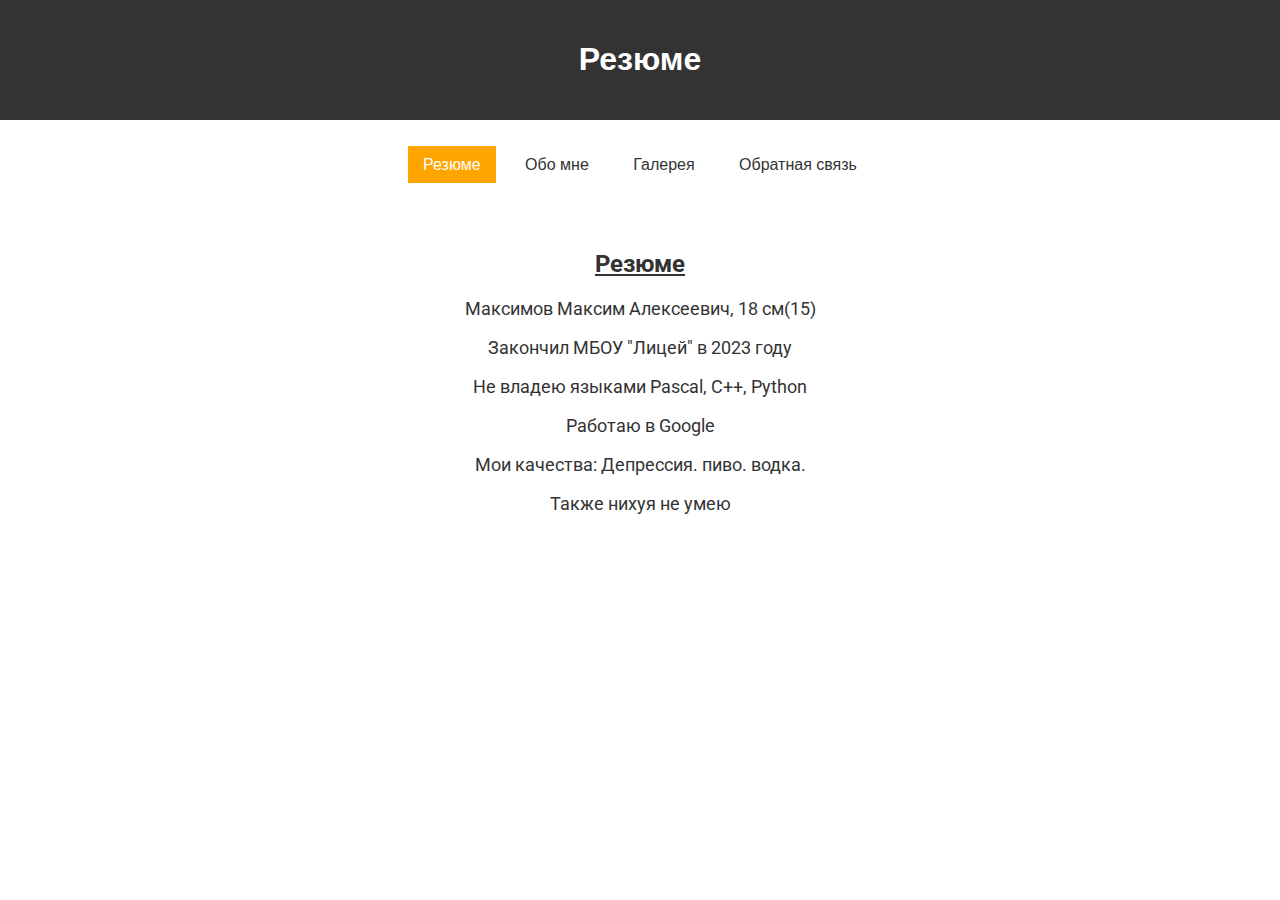
<file: index.html>
<!DOCTYPE html>
<html lang="ru">
<head>
    <meta charset="UTF-8">
    <meta name="viewport" content="width=device-width, initial-scale=1.0">
    <link rel="shortcut icon" type="image/x-icon" href="ikonka.png">
    <title>Резюме</title>
    <link rel="stylesheet" href="styles.css">
    <link href="https://fonts.googleapis.com/css2?family=Roboto:wght@400;700&display=swap&subset=cyrillic" rel="stylesheet">
</head>
<body>
    <header>
        <h1>Резюме</h1>
    </header>
    <nav>
        <ul>
            <li><a href="index.html" class="active">Резюме</a></li>
            <li><a href="bio.html">Обо мне</a></li>
            <li><a href="gallery.html" >Галерея</a></li>
            <li><a href="feedback.html">Обратная связь</a></li>
        </ul>
    </nav>
    <main>
        <h2>Резюме</h2>
        <p>Максимов Максим Алексеевич, 18 см(15)</p>
        <p>Закончил МБОУ "Лицей" в 2023 году</p>
        <p>Не владею языками Pascal, C++, Python</p>
        <p>Работаю в Google</p>
        <p>Мои качества: Депрессия. пиво. водка.</p>
        <p>Также нихуя не умею</p>
    </main>
</body>
</html>
</file>
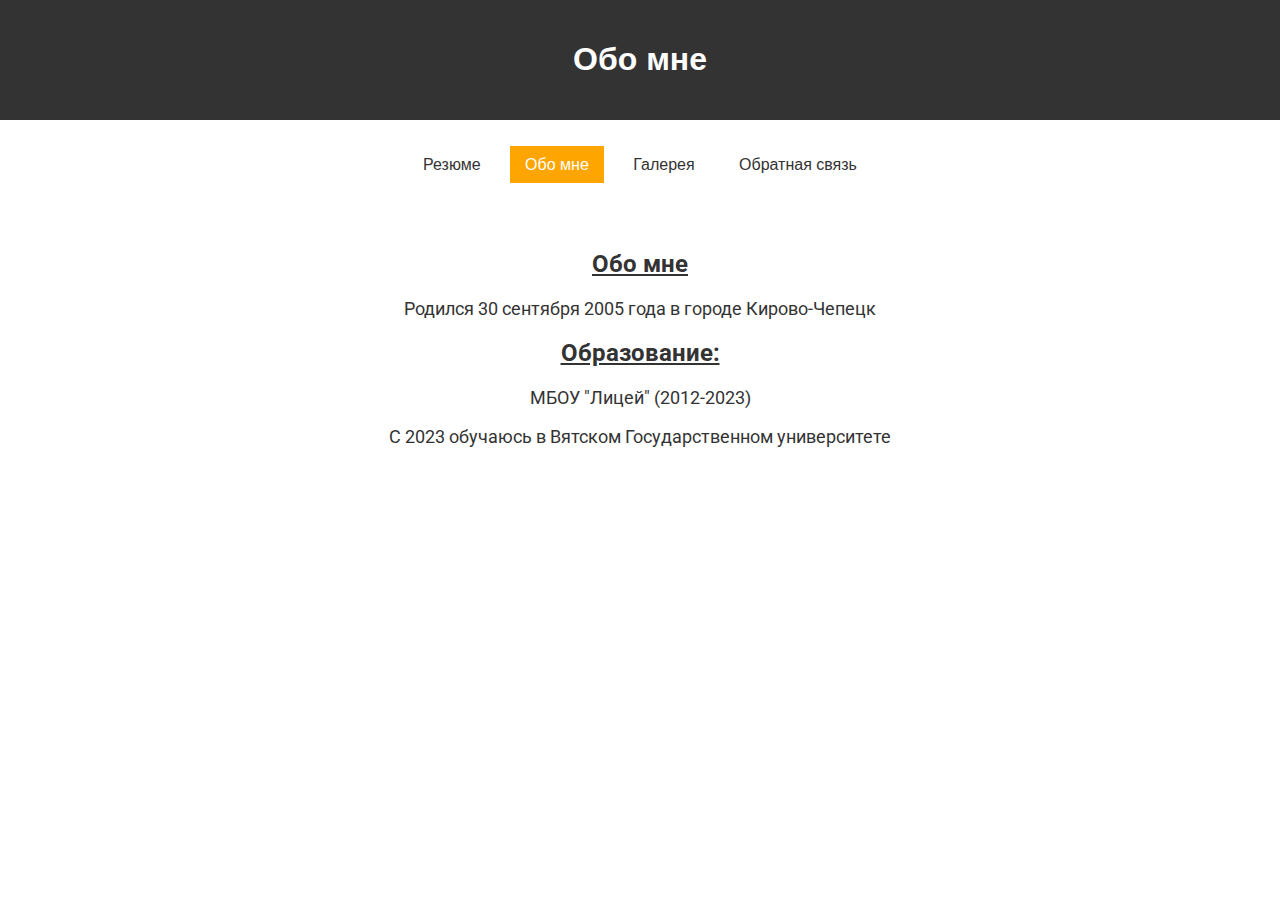
<file: bio.html>
<!DOCTYPE html>
<html lang="ru">
<head>
    <meta charset="UTF-8">
    <meta name="viewport" content="width=device-width, initial-scale=1.0">
    <link rel="shortcut icon" type="image/x-icon" href="ikonka.png">
    <title>Обо мне</title>
    <link rel="stylesheet" href="styles.css">
    <link href="https://fonts.googleapis.com/css2?family=Roboto:wght@400;700&display=swap&subset=cyrillic" rel="stylesheet">
</head>
<body>
    <header>
        <h1>Обо мне</h1>
    </header>
    <nav>
        <ul>
            <li><a href="index1.html">Резюме</a></li>
            <li><a href="bio.html" class="active">Обо мне</a></li>
            <li><a href="gallery.html">Галерея</a></li>
            <li><a href="feedback.html">Обратная связь</a></li>
        </ul>
    </nav>
    <main>
        <h2>Обо мне</h2>
        <p>Родился 30 сентября 2005 года в городе Кирово-Чепецк</p>
        <h2>Образование:</h2>
        <p>МБОУ "Лицей" (2012-2023)</p>
        <p>С 2023 обучаюсь в Вятском Государственном университете</p>
    </main>
</body>
</html>
</file>
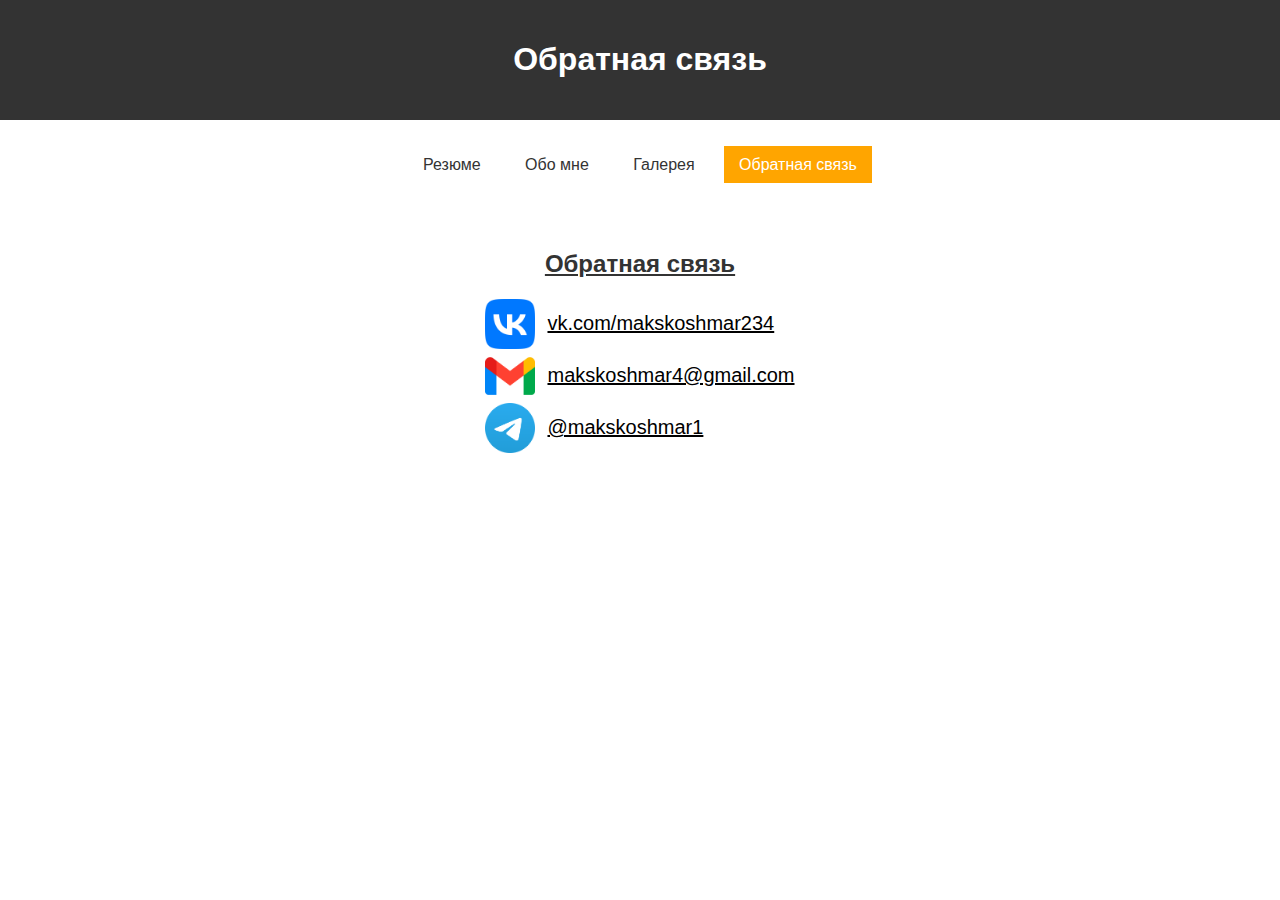
<file: feedback.html>
<!DOCTYPE html>
<html lang="ru">
<head>
    <meta charset="UTF-8">
    <meta name="viewport" content="width=device-width, initial-scale=1.0">
    <link rel="shortcut icon" type="image/x-icon" href="ikonka.png">
    <title>Обратная связь</title>
    <link rel="stylesheet" href="styles.css">
</head>
<body>
    <header>
        <h1>Обратная связь</h1>
    </header>
    <nav>
        <ul>
            <li><a href="index1.html">Резюме</a></li>
            <li><a href="bio.html">Обо мне</a></li>
            <li><a href="gallery.html">Галерея</a></li>
            <li><a href="feedback.html" class="active">Обратная связь</a></li>
        </ul>
    </nav>
    <main>
        <h2>Обратная связь</h2>
        <table class="table">
            <tr>
              <td><img src="vk_logo.png" alt="VK" class="logo"></td>
              <td><a href="https://vk.com/makskoshmar234" target="_blank" class="link">vk.com/makskoshmar234</a></td>
            </tr>
            <tr>
                <td><img src="maillogo.png" alt="mail" class="logo"></td>
                <td><a href="mailto:makskoshmar4@gmail.com" target="_blank" class="link">makskoshmar4@gmail.com</a></td>
            </tr>
            <tr>
                <td><img src="telegram.png" alt="telegram" class="logo"></td>
                <td><a href="tg:@makskoshmar1" target="_blank" class="link">@makskoshmar1</a></td>
            </tr>
        </table>      
           
    </main>
</body>
</html>
</file>
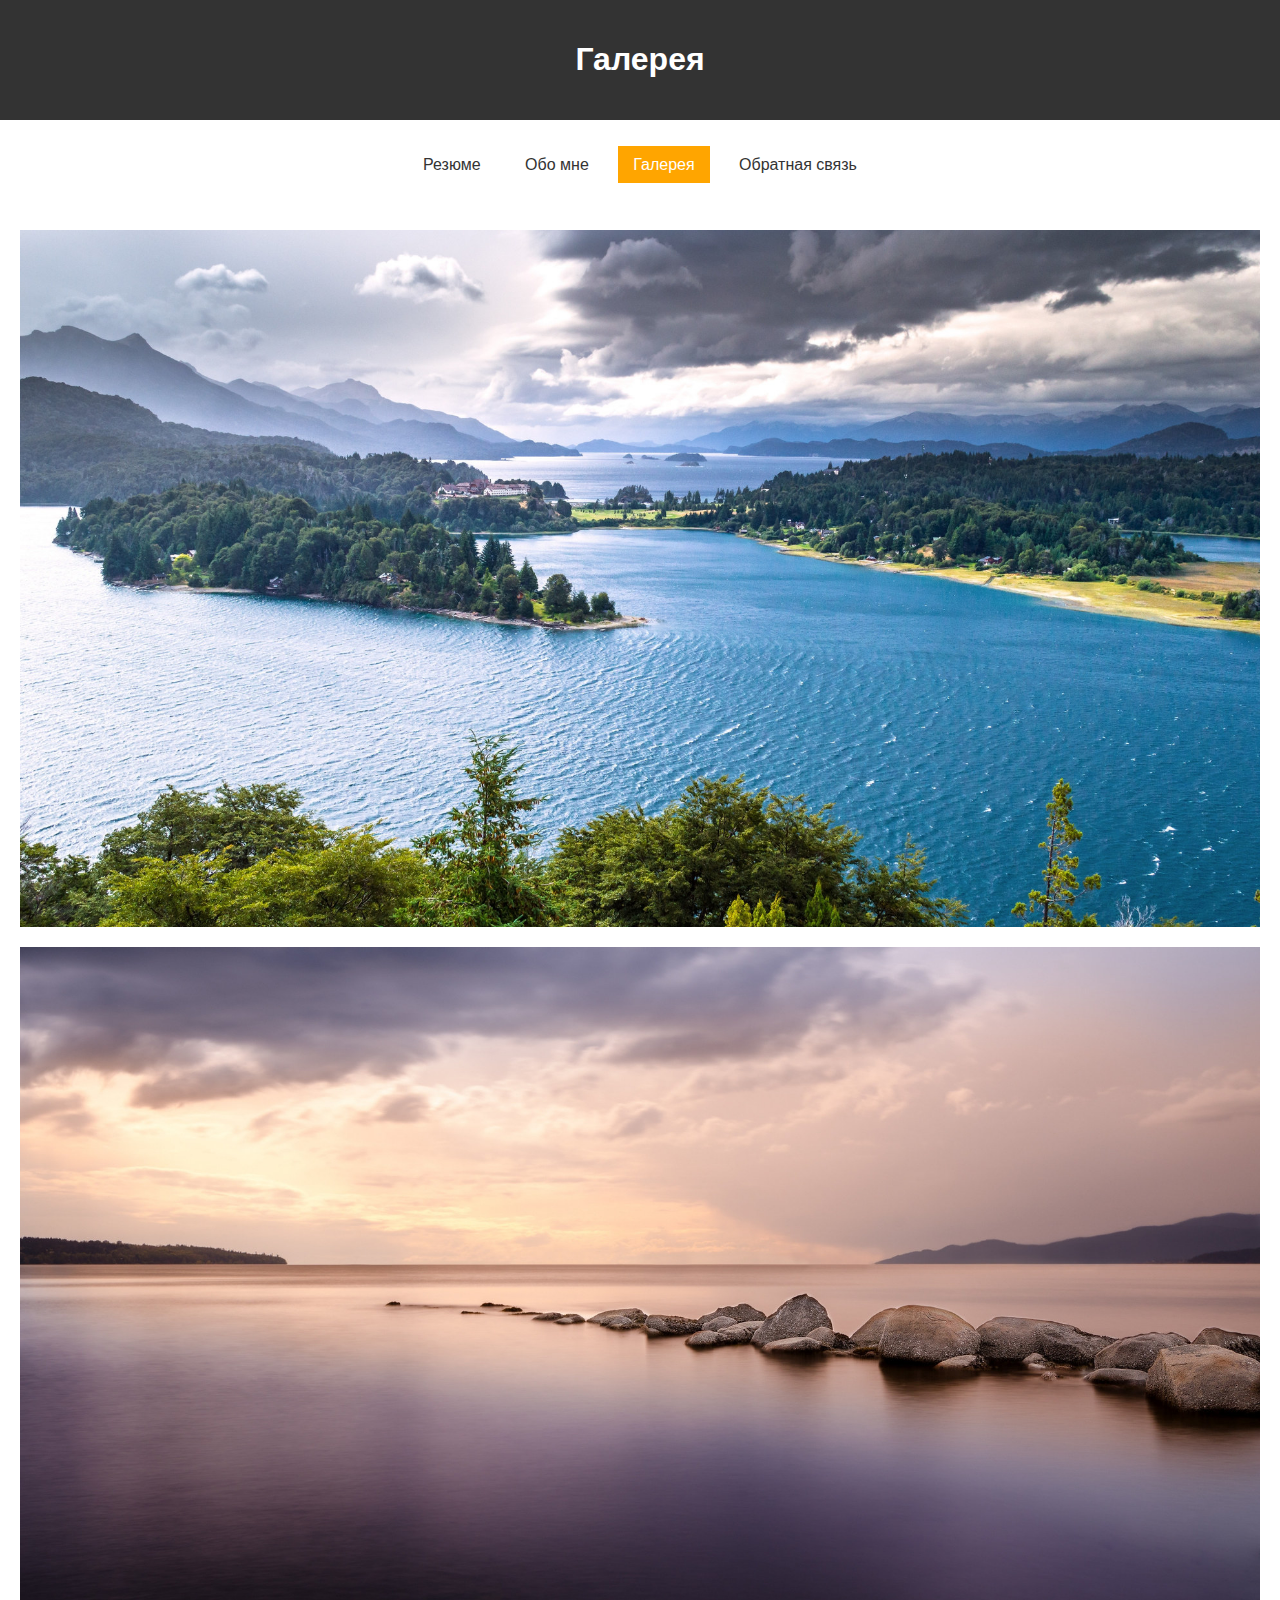
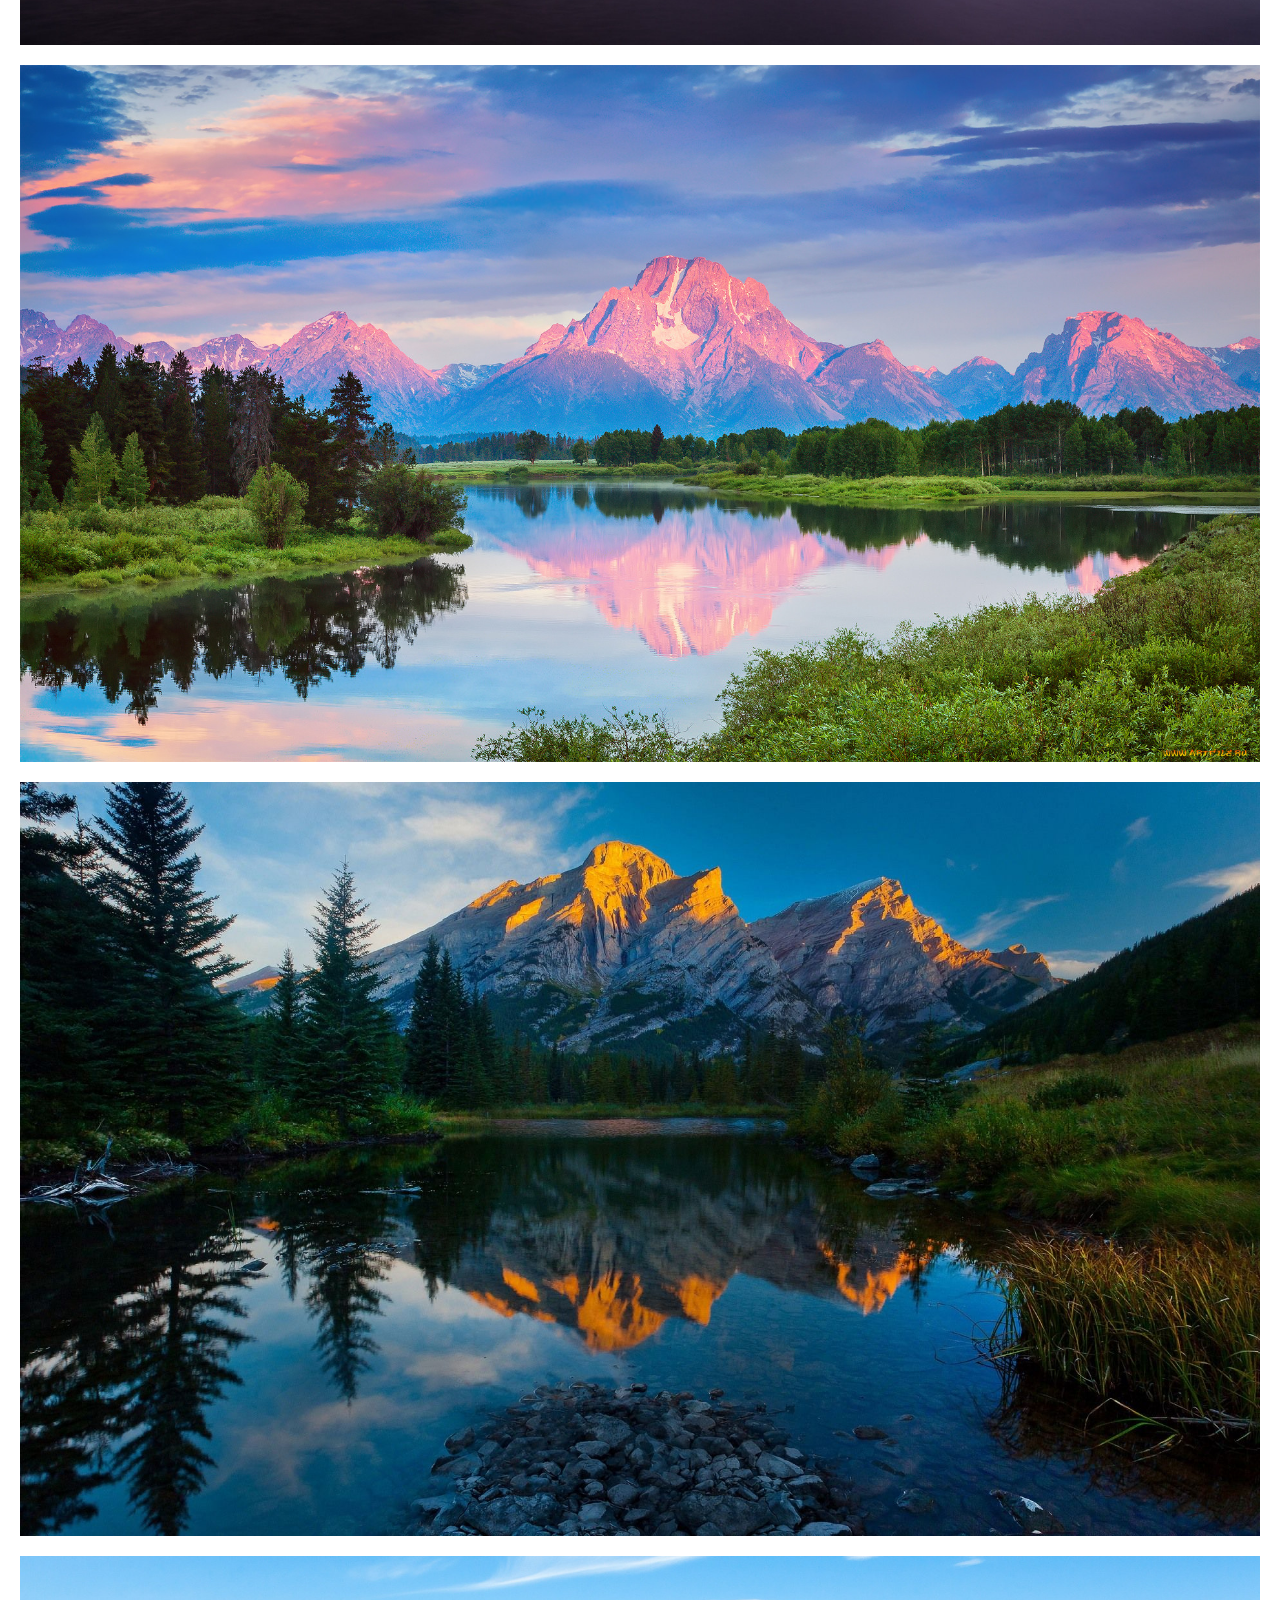
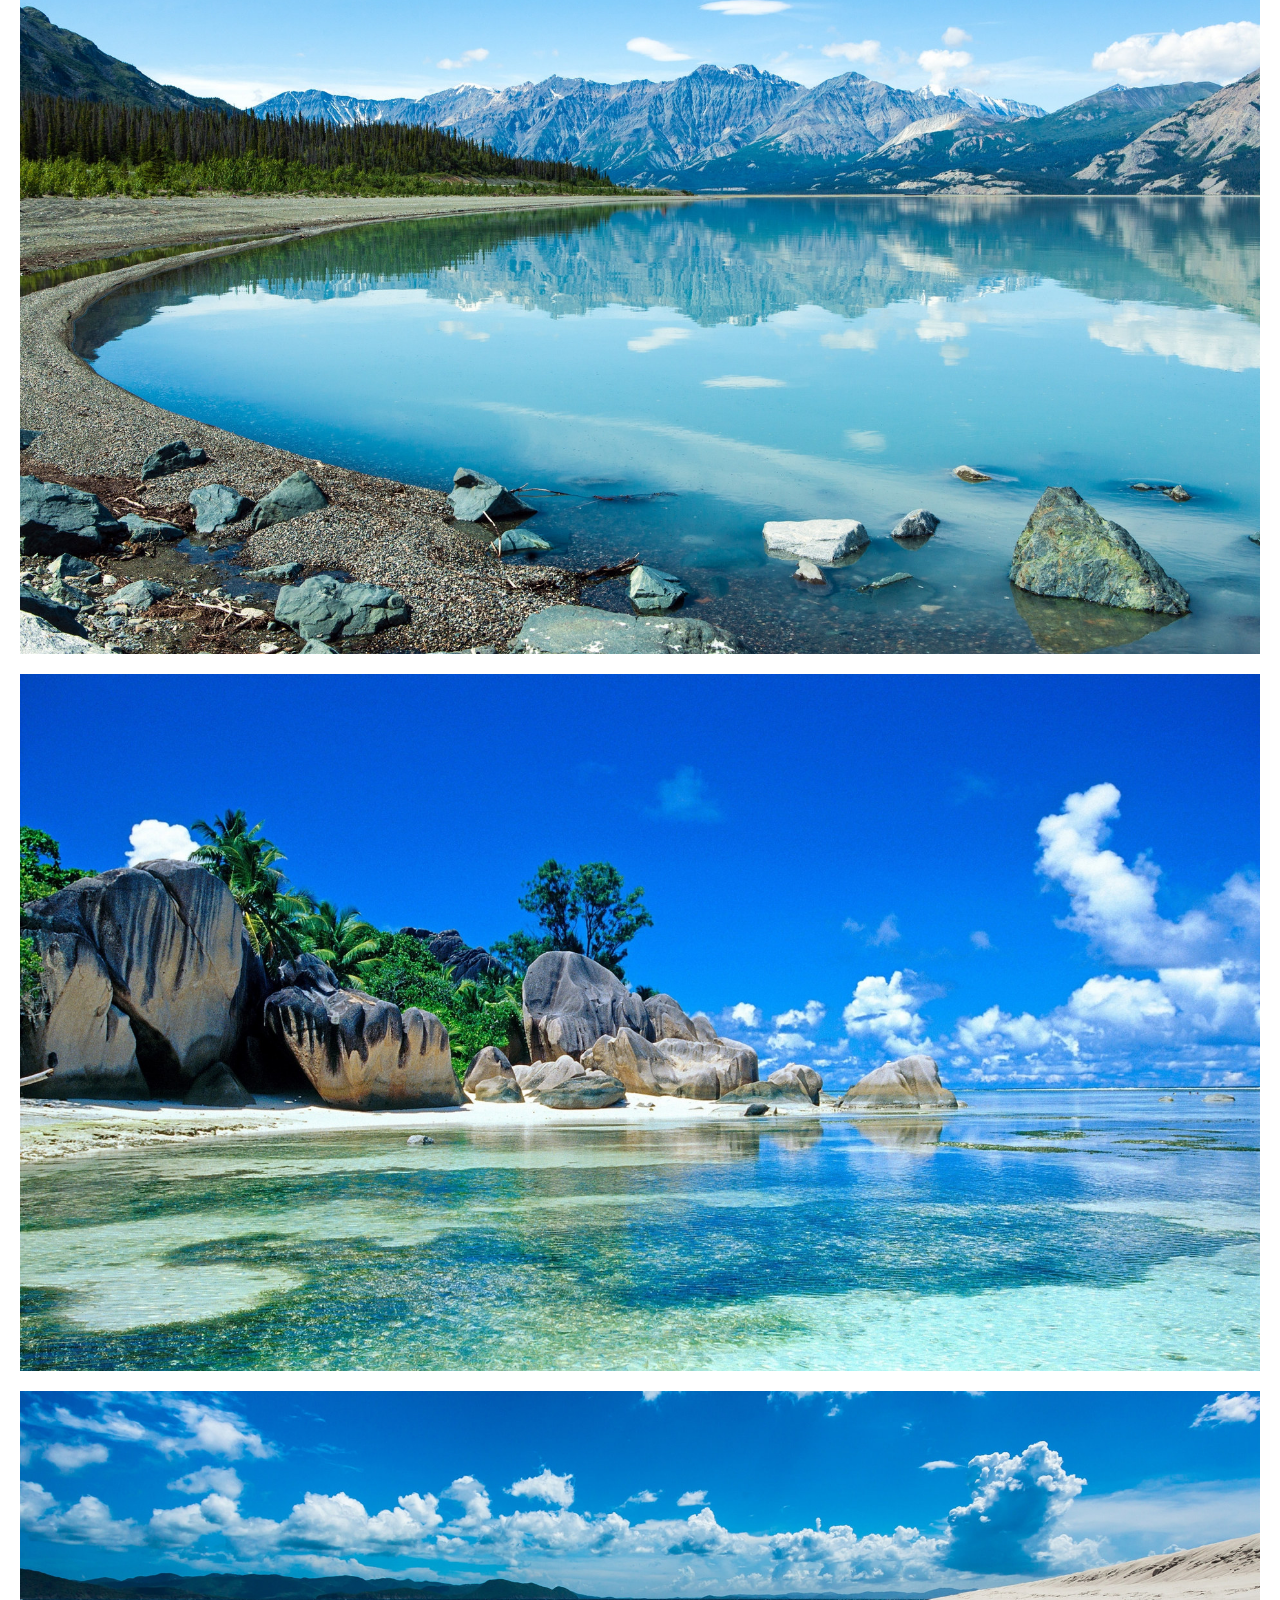
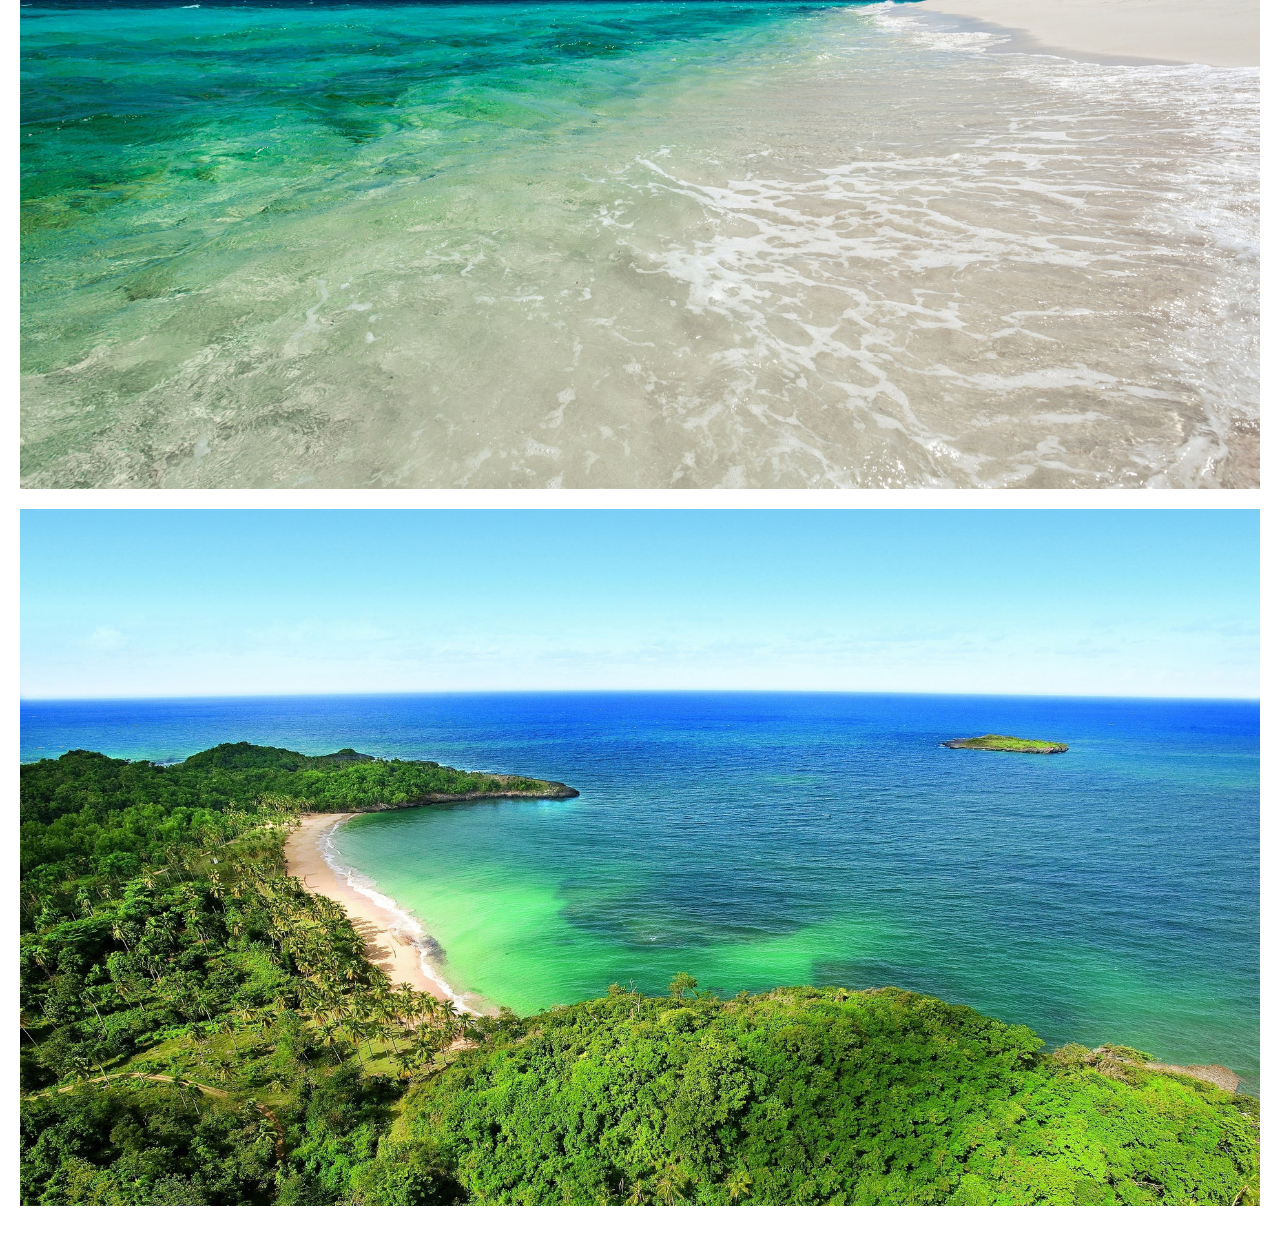
<file: gallery.html>
<!DOCTYPE html>
<html lang="ru">
<head>
    <meta charset="UTF-8">
    <meta name="viewport" content="width=device-width, initial-scale=1.0">
    <link rel="shortcut icon" type="image/x-icon" href="ikonka.png">
    <title>Галерея</title>
    <link rel="stylesheet" href="styles.css">
</head>
<body>
    <header>
        <h1>Галерея</h1>
    </header>
    <nav>
        <ul>
            <li><a href="index1.html">Резюме</a></li>
            <li><a href="bio.html">Обо мне</a></li>
            <li><a href="gallery.html" class="active">Галерея</a></li>
            <li><a href="feedback.html">Обратная связь</a></li>
        </ul>
    </nav>
    <main class="gallery">
        <img src="image1.jpg" alt="Image 1">
        <img src="image2.jpg" alt="Image 2">
        <img src="image3.jpg" alt="Image 3">
        <img src="image4.jpg" alt="Image 4">
        <img src="image5.jpg" alt="Image 5">
        <img src="image6.jpg" alt="Image 6">
        <img src="image7.jpg" alt="Image 7">
        <img src="image8.jpg" alt="Image 8">
    </main>
</body>
</html>
</file>
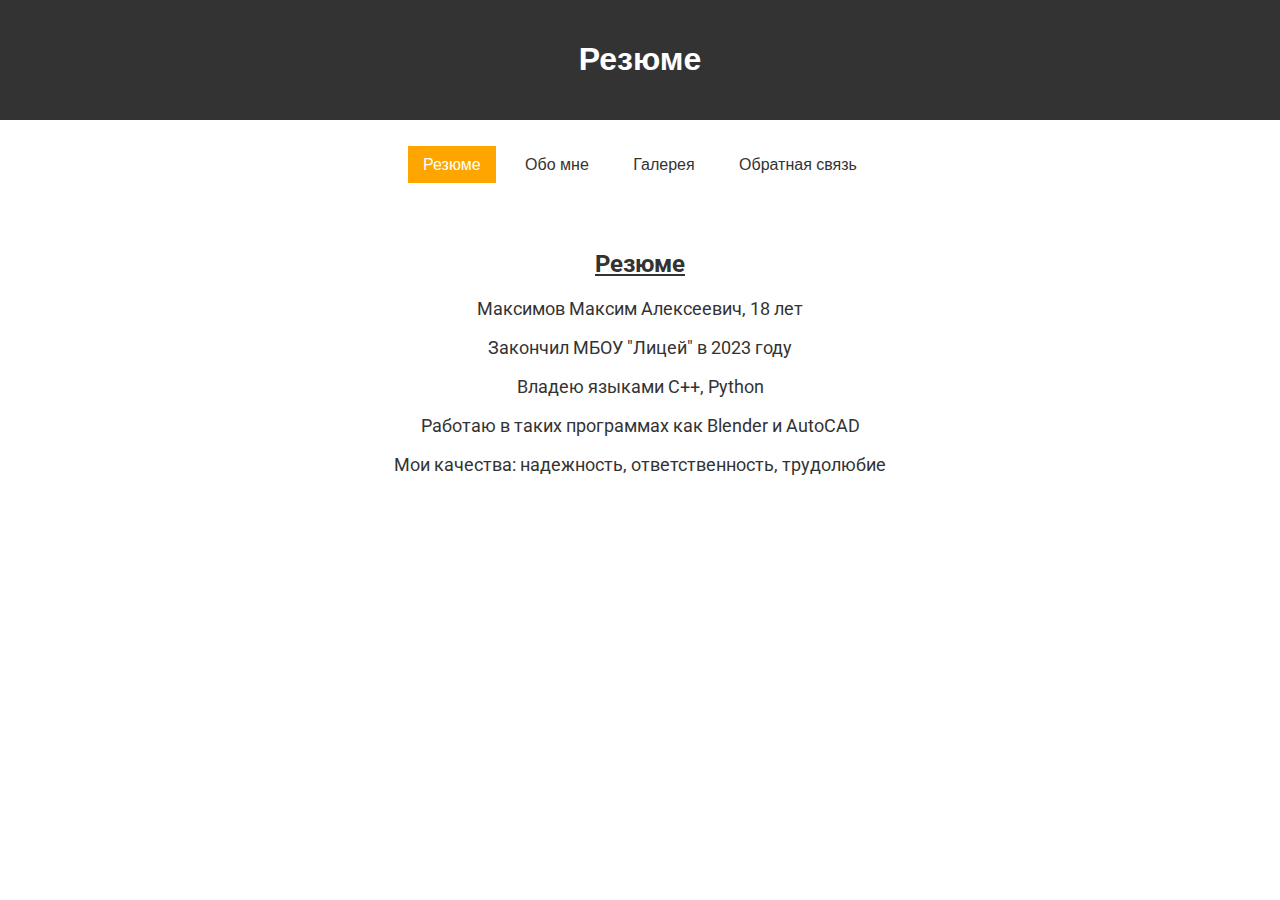
<file: index1.html>
<!DOCTYPE html>
<html lang="ru">
<head>
    <meta charset="UTF-8">
    <meta name="viewport" content="width=device-width, initial-scale=1.0">
    <link rel="shortcut icon" type="image/x-icon" href="ikonka.png">
    <title>Резюме</title>
    <link rel="stylesheet" href="styles.css">
    <link href="https://fonts.googleapis.com/css2?family=Roboto:wght@400;700&display=swap&subset=cyrillic" rel="stylesheet">
</head>
<body>
    <header>
        <h1>Резюме</h1>
    </header>
    <nav>
        <ul>
            <li><a href="index1.html" class="active">Резюме</a></li>
            <li><a href="bio.html">Обо мне</a></li>
            <li><a href="gallery.html" >Галерея</a></li>
            <li><a href="feedback.html">Обратная связь</a></li>
        </ul>
    </nav>
    <main>
        <h2>Резюме</h2>
        <p>Максимов Максим Алексеевич, 18 лет</p>
        <p>Закончил МБОУ "Лицей" в 2023 году</p>
        <p>Владею языками C++, Python</p>
        <p>Работаю в таких программах как Blender и AutoCAD</p>
        <p>Мои качества: надежность, ответственность, трудолюбие</p>
    </main>
</body>
</html>
</file>
<file: styles.css>
body {
    margin: 0;
    padding: 0;
    font-family: Arial, sans-serif;
}

main {
    text-align: center;
    font-family: 'Roboto', sans-serif;
    color: #333;
}

.table{
  margin-left: auto;
  margin-right: auto;
  padding-bottom: 45px;
  border-collapse: collapse;
  text-align: left;
}

.link {
    color: black;
    text-align: center;
    font-family:"Roboto", sans-serif;
    font-size: 20px;
}

.logo {
    width: 50px; 
    height: 50px; 
    margin-right: 10px;
    vertical-align: middle;
}

a.active, a:hover
{
  background: #ffa500;
  transition: 0.5s;
}

h2 {
    font-size: 24px;
    font-weight: bold;
    text-decoration: underline;
}

p {
    font-size: 18px;
}

header, nav, main, footer {
    padding: 20px;
}

header {
    background-color: #333;
    color: #fff;
    text-align: center;
}

nav ul {
    list-style-type: none;
    padding: 0;
    text-align: center;
}

nav ul li {
    display: inline;
    margin-right: 10px; 
}

nav ul li:last-child {
    margin-right: 0; 
}

nav ul li a {
    text-decoration: none;
    color: #333;
    padding: 10px 15px; 
}

nav ul li a.active {
    background-color: #ffa500;
    color: #fff;
}

.gallery {
    display: flex;
    flex-wrap: wrap;
    justify-content: space-around;
    padding: 20px;
    flex-direction: column;
}

.gallery img {
    width: auto;
    max-width: 100%;
    height: auto;
    margin-bottom: 20px;
}


@media screen and (max-width: 768px) {
    
    header, nav, main, footer {
        padding: 10px;
    }
    nav ul {
        flex-direction: column; 
    }

    nav ul li {
        display: block; 
        margin-right: 0; 
        margin-bottom: 10px; 
    }

    nav ul li a {
        display: block; 
        padding: 10px; 
    }
}
</file>
